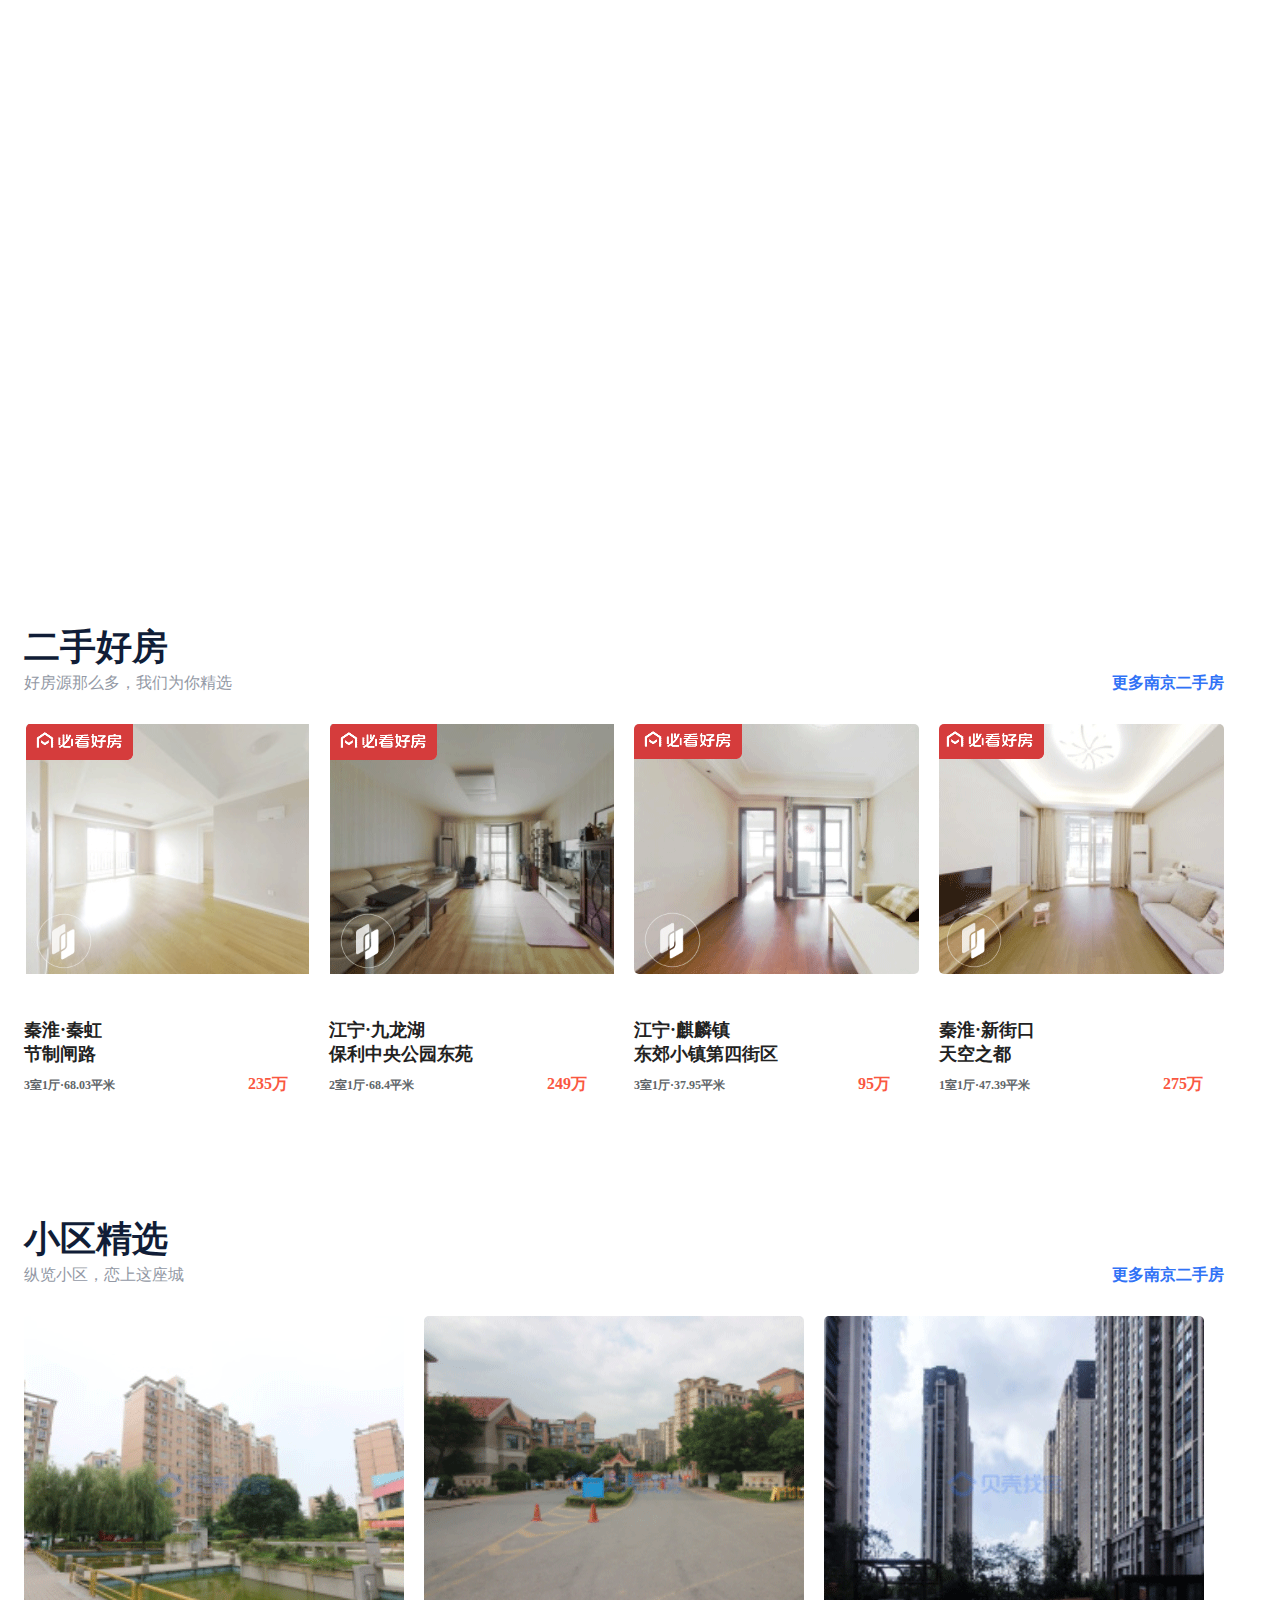
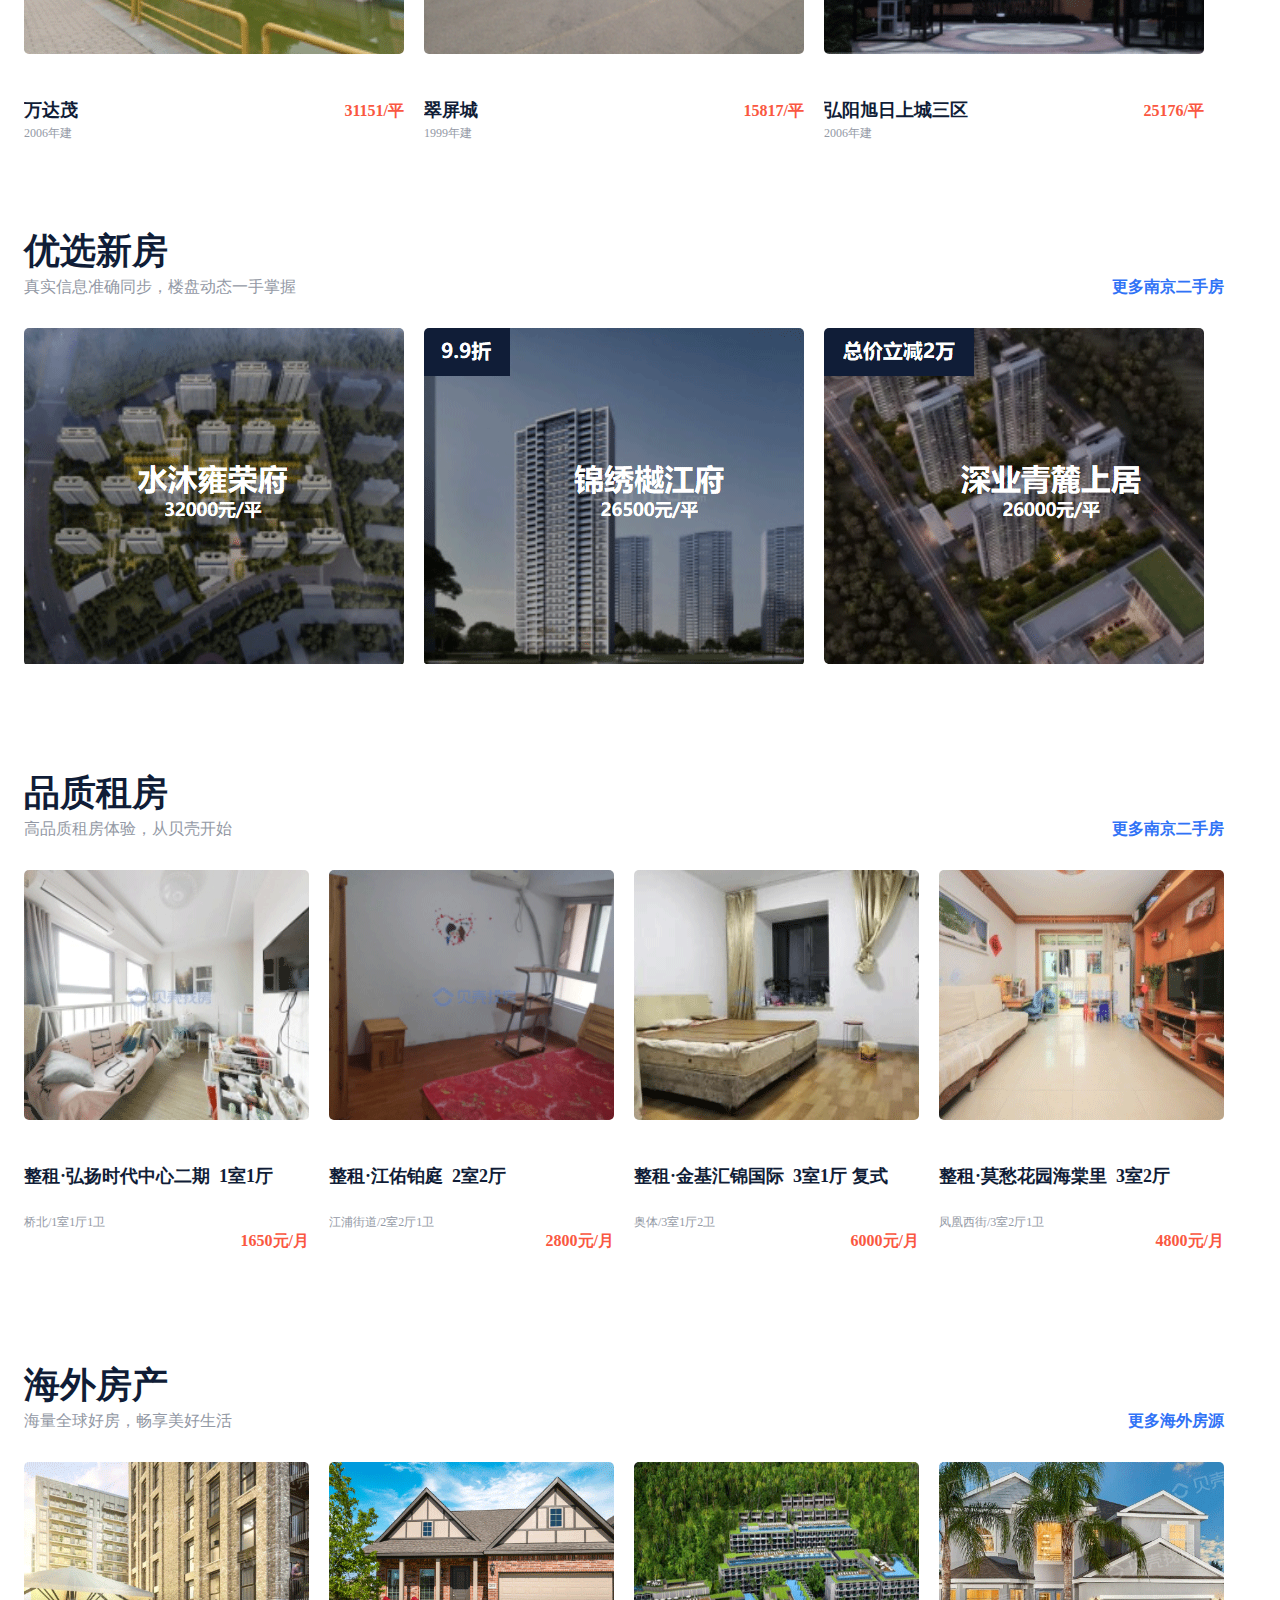
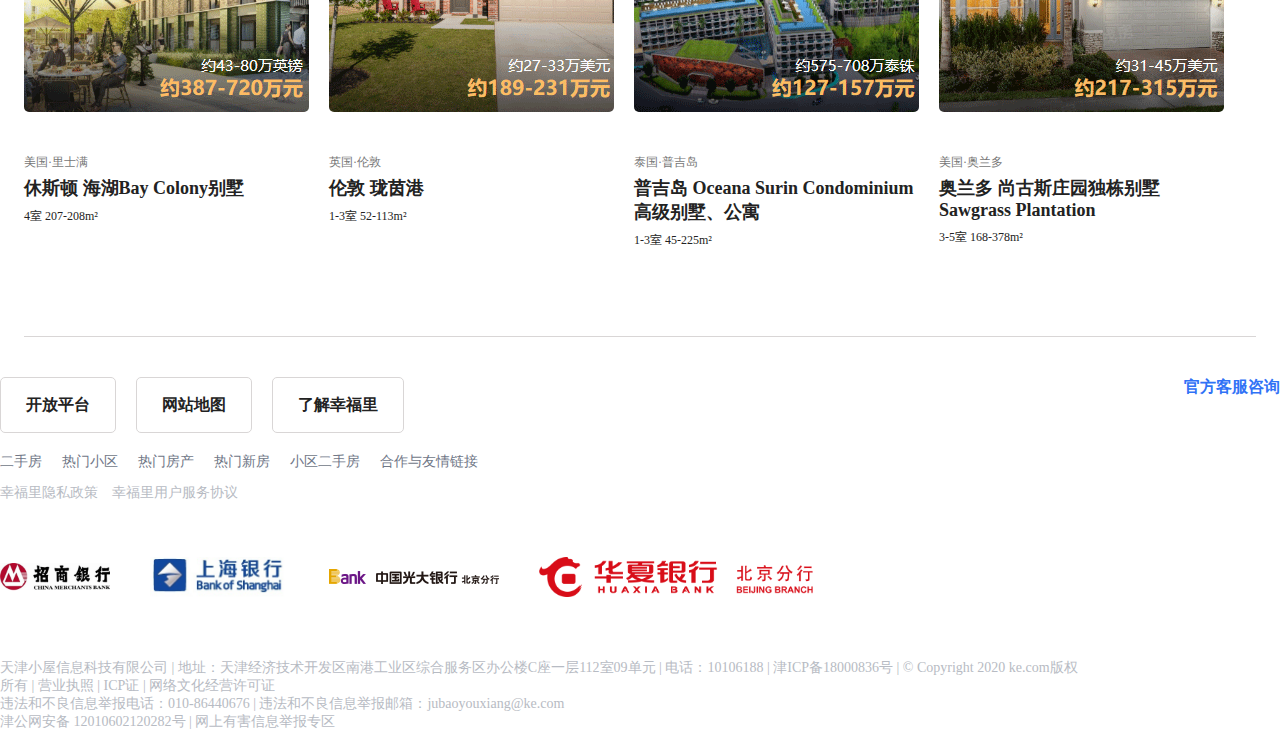
<file: index.html>
<!DOCTYPE html>
<html lang="en">
<head>
	<meta charset="UTF-8">
	<meta name="viewport"
		  content="width=device-width,initial-scale=1.0,maximum-scale=1.0,minimum-scale=1.0,user-scalable=no">
	<meta http-equiv="X-UA-Compatible" content="ie==edge">
	<title>南京房产网_南京二手房|租房|新房|房地产信息网【南京幸福里找房】</title>
	<link rel="stylesheet" href="css/main.css">
</head>
<body>
	<!-- 顶部导航 -->
	<div class="nav">
		<div class="header">
			<div></div>
			<div>
				<ul class="header-center">
					<li><a href="">二手房</a></li>
					<li><a href="">新房</a></li>
					<li><a href="">租房</a></li>
					<li><a href="">海外</a></li>
					<li><a href="">小区</a></li>
					<li><a href="">百科</a></li>
					<li>
						<a href="">我是业主</a>
						<ul>
							<li>发布房源</li>
							<li>房屋估价</li>
						</ul>
					</li>
					<li><a href="">下载APP</a></li>
				</ul>
			</div>
			<div class="header-right">
				<div></div>
				<div>登录 / 注册</div>
			</div>

		</div>
		<div class="wrapper">
			<div class="title">
				<div class="title_big">
					<p>省心挑好房，先上幸福里</p>
					<p class="small">
						轻松看 &nbsp&nbsp&nbsp|&nbsp&nbsp&nbsp放心选&nbsp&nbsp&nbsp|&nbsp&nbsp&nbsp买房就上幸福里
					</p>
				</div>
			</div>
		</div>
		<video muted autoplay="autoplay" loop="loop" class="video">
			<source src="https://sf3-ttcdn-tos.yangyi08.com/obj/ttfe/fproject/website/out_1577182578172.mp4">
		</video>
	</div>
	<!-- 顶部完成 -->
	<!-- 二手好房部分 -->
	<div class="content-1">
		<div class="wrapper">
			<div>二手好房</div>
			<p>
				好房源那么多，我们为你精选
				<a href="">更多南京二手房</a>
			</p>
			<div>
				<ul class="pic-1">
					<li>
						<div>
							<a href="./housing/FirstHousing.html">
							<img src="./images/二手好房1.png" alt="">
							</a>
						</div>
						<div class="detials-1">
							<p>秦淮·秦虹</p>
							<p>节制闸路</p>
							<div class="info-1">
								<span>3室1厅·68.03平米</span>
								<span>235万</span>
							</div>
						</div>
					</li>
					<li>
						<div>
							<a href="./housing/SecondHousing.html">
							<img src="./images/二手好房2.png" alt="">
							</a>
						</div>
						<div class="detials-1">
							<p>江宁·九龙湖</p>
							<p>保利中央公园东苑</p>
							<div class="info-1">
								<span>2室1厅·68.4平米</span>
								<span>249万</span>
							</div>
						</div>
					</li>
					<li>
						<div>
							<img src="./images/二手好房3.png" alt="">
						</div>
						<div class="detials-1">
							<p>江宁·麒麟镇</p>
							<p>东郊小镇第四街区</p>
							<div class="info-1">
								<span>3室1厅·37.95平米</span>
								<span>95万</span>
							</div>
						</div>
					</li>
					<li>
						<div>
							<img src="./images/二手好房4.png" alt="">
						</div>
						<div class="detials-1">
							<p>秦淮·新街口</p>
							<p>天空之都</p>
							<div class="info-1">
								<span>1室1厅·47.39平米</span>
								<span>275万</span>
							</div>
						</div>
					</li>
				</ul>
			</div>
		</div>
	</div>
	<!-- 二手好房部分结束 -->
	<!-- 小区精选部分 -->
	<div class="content-2">
		<div class="wrapper">
			<div>小区精选</div>
			<p>
				纵览小区，恋上这座城
				<a href="">更多南京二手房</a>
			</p>
			<div>
				<ul class="pic-2">
					<li>
						<div>
							<img src="./images/小区精选2.png" alt="">
						</div>
						<div class="detials-2">
							<span>万达茂</span>
							<span>31151/平</span>
						</div>
						<span>2006年建</span>
					</li>
					<li>
						<div>
							<img src="./images/小区精选1.png" alt="">
						</div>
						<div class="detials-2">
							<span>翠屏城</span>
							<span>15817/平</span>
						</div>
						<span>1999年建</span>
					</li>
					<li>
						<div>
							<img src="./images/小区精选3.png" alt="">
						</div>
						<div class="detials-2">
							<span>弘阳旭日上城三区</span>
							<span>25176/平</span>
						</div>
						<span>2006年建</span>
					</li>
				</ul>
			</div>

		</div>
	</div>
	<!-- 小区精选部分结束 -->
	<!-- 优选新房部分 -->
	<div class="content-3">
		<div class="wrapper">
			<div>优选新房</div>
			<p>
				真实信息准确同步，楼盘动态一手掌握
				<a href="">更多南京二手房</a>
			</p>
			<div>
				<ul class="pic-3">
					<li><img src="./images/优选新房1.png" alt=""></li>
					<li><img src="./images/优选新房2.png" alt=""></li>
					<li><img src="./images/优选新房3.png" alt=""></li>
				</ul>
			</div>

		</div>
	</div>
	<!-- 优选新房部分结束 -->
	<!-- 品质租房部分 -->
	<div class="content-4">
		<div class="wrapper">
			<div>品质租房</div>
			<p>
				高品质租房体验，从贝壳开始
				<a href="">更多南京二手房</a>
			</p>
			<div>
				<ul class="pic-4">
					<li>
						<div>
							<img src="./images/品质租房1.png" alt="">
						</div>
						<div class="detials-4">
							<p>整租·弘扬时代中心二期 &nbsp;1室1厅</p>
						</div>
						<div class="tips">
							<div>桥北/1室1厅1卫</div>
							<div>1650元/月</div>
						</div>
					</li>
					<li>
						<div>
							<img src="./images/品质租房3.png" alt="">
						</div>
						<div class="detials-4">
							<p>整租·江佑铂庭 &nbsp;2室2厅</p>
						</div>
						<div class="tips">
							<div>江浦街道/2室2厅1卫</div>
							<div>2800元/月</div>
						</div>
					</li>
					<li>
						<div>
							<img src="./images/品质租房2.png" alt="">
						</div>
						<div class="detials-4">
							<p>整租·金基汇锦国际 &nbsp;3室1厅 复式</p>
						</div>
						<div class="tips">
							<div>奥体/3室1厅2卫</div>
							<div>6000元/月</div>
						</div>
					</li>
					<li>
						<div>
							<img src="./images/品质租房4.png" alt="">
						</div>
						<div class="detials-4">
							<p>整租·莫愁花园海棠里 &nbsp;3室2厅</p>
						</div>
						<div class="tips">
							<div>凤凰西街/3室2厅1卫</div>
							<div>4800元/月</div>
						</div>
					</li>
				</ul>
			</div>
		</div>
	</div>
	<!-- 品质租房部分结束 -->
	<!-- 海外房产部分 -->
	<div class="content-5">
		<div class="wrapper">
			<div>海外房产</div>
			<p>
				海量全球好房，畅享美好生活
				<a href="">更多海外房源</a>
			</p>
			<div>
				<ul class="pic-5">
					<li>
						<div>
							<img src="./images/海外房产2.png" alt="">
						</div>
						<div>
							<p>美国·里士满</p>
							<p>休斯顿 海湖Bay Colony别墅</p>
							<p>4室 207-208m²</p>
						</div>
					</li>
					<li>
						<div>
							<img src="./images/海外房产1.png" alt="">
						</div>
						<div>
							<p>英国·伦敦</p>
							<p>伦敦 珑茵港</p>
							<p>1-3室 52-113m²</p>
						</div>
					</li>
					<li>
						<div>
							<img src="./images/海外房产3.png" alt="">
						</div>
						<div>
							<p>泰国·普吉岛</p>
							<p>普吉岛 Oceana Surin Condominium高级别墅、公寓</p>
							<p>1-3室 45-225m²</p>
						</div>
					</li>
					<li>
						<div>
							<img src="./images/海外房产4.png" alt="">
						</div>
						<div>
							<p>美国·奥兰多</p>
							<p>奥兰多 尚古斯庄园独栋别墅 Sawgrass Plantation</p>
							<p>3-5室 168-378m²</p>
						</div>
					</li>
				</ul>
			</div>
		</div>
	</div>
	<!-- 海外房产部分结束 -->
	<!-- 尾部 -->
	<div class="footer">
		<div class="wrapper">
			<div class="f-title">
				<div class="f1">
					<ul>
						<li><a href="">开放平台</a></li>
						<li><a href="">网站地图</a></li>
						<li><a href="">了解幸福里</a></li>
					</ul>
					<div><a href="" class="f2">官方客服咨询</a></div>
				</div>
			</div>
			<div class="f-content">
				<div class="tab">
					<span>二手房</span>
					<span>热门小区</span>
					<span>热门房产</span>
					<span>热门新房</span>
					<span>小区二手房</span>
					<span>合作与友情链接</span>

				</div>
				<div class="link">
					<a href="">幸福里隐私政策</a>
					<a href="">幸福里用户服务协议</a>
				</div>
			</div>
			<div class="f-logo">
				<ul>
					<li><img src="./images/zsyh.png" alt=""></li>
					<li><img src="./images/sh.jpg" alt=""></li>
					<li><img src="./images/gdyh.png" alt=""></li>
					<li><img src="./images/hx.png" alt=""></li>
				</ul>
			</div>
			<div class="f-image">
				<p>天津小屋信息科技有限公司 | 地址：天津经济技术开发区南港工业区综合服务区办公楼C座一层112室09单元 | 电话：10106188 | 津ICP备18000836号 | © Copyright 2020 ke.com版权</p>
				<p>所有 | 营业执照 | ICP证 | 网络文化经营许可证</p>
				<p>违法和不良信息举报电话：010-86440676 | 违法和不良信息举报邮箱：jubaoyouxiang@ke.com </p>
				<p>津公网安备 12010602120282号 | 网上有害信息举报专区</p>
			</div>
		</div>
	</div>
	<!-- 尾部结束 -->
</body>
</html>
</file>
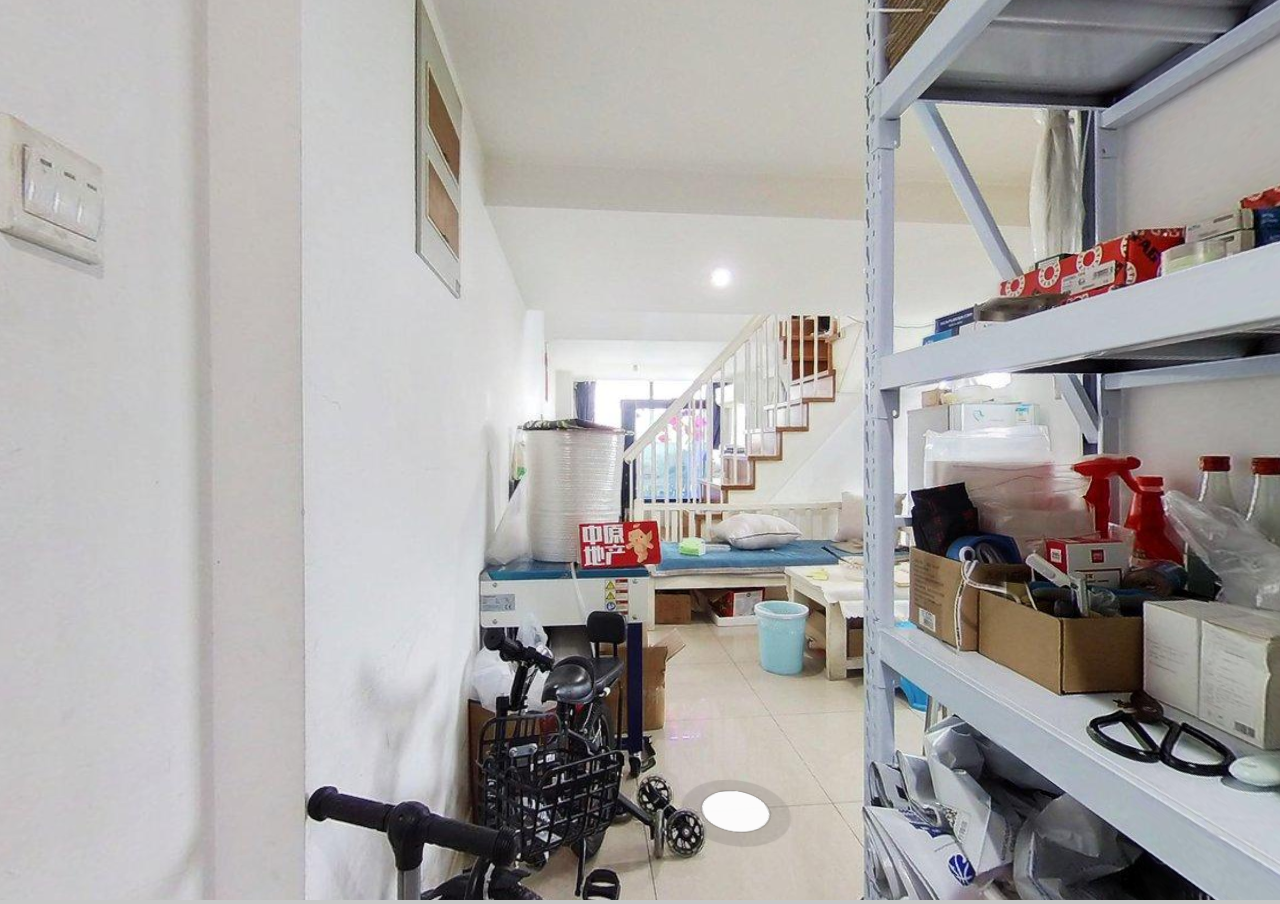
<file: housing/FirstHousing.html>
<!DOCTYPE html>
<html lang="en">

<head>
  <meta charset="UTF-8" />
  <title>FirstHousing</title>
  <meta charset="utf-8" />
  <meta name="viewport" content="width=device-width, user-scalable=no, minimum-scale=1.0, maximum-scale=1.0" />
  <script src="three_js/build/three.min.js"></script>
  <script src="three_js/tween.js"></script>

  <style>
    body {
      background-color: rgb(200, 200, 200);
      margin: 0px;
      overflow: hidden;
    }

    a {
      color: #ffffff;
    }
  </style>
</head>

<body>
  <div id="container"></div>
  <!-- 顶点着色器 -->
  <!-- position uv应该是three.js内部做的工作,也就是顶点位置，纹理坐标不需要使用者再去计算和定义了,three.js已经定义好了,可以直接拿来用
      包括projectionMatrix viewMatrix modelMatrix三个矩阵也是three.js内部帮忙做的工作,直接拿来用就行 -->
  <!-- three.js还帮助使用者省去了webgl创建顶点缓冲区,纹理图像缓冲区，配置纹理渲染方式,等等一系列繁琐的工作,只需通过ShaderMaterial的uniforms属性传递给three.js参数即可,其他工作three.js内部完成了 -->
  <!-- 使用ShaderMaterial的作用是为了得到一个材质,那么为什么还一定要写顶点着色器呢？写顶点着色器的目的是为了获取到和顶点位置相关的数据，一般的场景片元着色都和位置有着关联，除非是纯色且没有动态变化的场景。 -->
  <!-- 在一个html中，多个script间的变量在运行时是共享的，texture1 texture2与后面的代码产生联系 -->
  <script id="vertexShader" type="x-shader/x-vertex">
  // attribute vec3 position;
  // attribute vec3 color;
  // 系统自动声明顶点纹理坐标变量uv
  // attribute vec2 uv;
  // varying关键字声明一个变量表示顶点纹理坐标插值后的结果
  varying vec2 vUv;
  void main(){
  // 顶点纹理坐标uv数据进行插值计算
  vUv = uv;
  // 投影矩阵projectionMatrix、视图矩阵viewMatrix、模型矩阵modelMatrix
  gl_Position = projectionMatrix*viewMatrix*modelMatrix*vec4( position, 1.0 );
  }
  </script>
  <!-- 片元着色器 -->
  <script id="fragmentShader" type="x-shader/x-fragment">
      // 声明一个纹理对象变量
      uniform sampler2D texture1;
      uniform sampler2D texture2;
      uniform float time;
      // 顶点片元化后有多少个片元就有多少个纹理坐标数据 vUv
      varying vec2 vUv;
      void main() {
          // webgl内置函数texture2D通过纹理坐标vUv获得贴图texture的像素值
          // webgl内置函数 mix(m,n,k)	线性插值计算,插值区间[m,n],插值系数k，插值计算公式：m(1-k)+nk；插值系数time是一个uniform变量，在下面有赋值
          gl_FragColor = mix(texture2D( texture1, vUv ),texture2D( texture2, vUv ), time);
       }
  </script>
  <script>
    var camera,
      scene,
      renderer,
      mesh_living,
      mesh_circle,
      mesh_center,
      geometry_living,
      geometry_circle,
      geometry_center;
    var isUserInteracting = false, //用户是否交互
      onPointerDownPointerX = 0,
      onPointerDownPointerY = 0, //鼠标点击的位置
      lon = 90,
      onPointerDownLon = 0, //经度
      lat = 0,
      onPointerDownLat = 0, //维度
      phi = 0,
      theta = 0, //计算相机的位置
      target = new THREE.Vector3(); //三维向量
    var materialArray = []; //定义盒子的材质，采用自定义着色器
    var texturesArray = [];
    texturesArray.push(
      new THREE.TextureLoader().load("picture/FirstHousing/door/right.jpeg")
    );
    texturesArray.push(
      new THREE.TextureLoader().load("picture/FirstHousing/door/left.jpeg")
    );
    texturesArray.push(
      new THREE.TextureLoader().load("picture/FirstHousing/door/top.jpeg")
    );
    texturesArray.push(
      new THREE.TextureLoader().load("picture/FirstHousing/door/bottom.jpeg")
    );
    texturesArray.push(
      new THREE.TextureLoader().load("picture/FirstHousing/door/front.jpeg")
    );
    texturesArray.push(
      new THREE.TextureLoader().load("picture/FirstHousing/door/back.jpeg")
    );
    texturesArray.push(
      new THREE.TextureLoader().load(
        "picture/FirstHousing/living-room/right.jpeg"
      )
    );
    texturesArray.push(
      new THREE.TextureLoader().load(
        "picture/FirstHousing/living-room/left.jpeg"
      )
    );
    texturesArray.push(
      new THREE.TextureLoader().load(
        "picture/FirstHousing/living-room/top.jpeg"
      )
    );
    texturesArray.push(
      new THREE.TextureLoader().load(
        "picture/FirstHousing/living-room/bottom.jpeg"
      )
    );
    texturesArray.push(
      new THREE.TextureLoader().load(
        "picture/FirstHousing/living-room/front.jpeg"
      )
    );
    texturesArray.push(
      new THREE.TextureLoader().load(
        "picture/FirstHousing/living-room/back.jpeg"
      )
    );

    //初始化函数
    function init() {
      var container; //初始化操作
      container = document.getElementById("container");
      camera = new THREE.PerspectiveCamera(
        75,
        window.innerWidth / window.innerHeight,
        0.01,
        10000
      ); //相机初始位置
      camera.position.set(0, 0, 0);

      scene = new THREE.Scene();

      //定义盒子模型的骨架
      geometry_living = new THREE.BoxBufferGeometry(100, 100, 100); //设置正方体和骨架分段数
      //定义行走点的骨架
      geometry_circle = new THREE.CircleGeometry(4, 20, 0, 2 * Math.PI);

      geometry_center = new THREE.CircleGeometry(12, 40, 0, 2 * Math.PI);
      //随机挑选一个面翻转扩大，使得贴图能够正常渲染
      geometry_living.scale(-1, 1, 1);
      geometry_circle.scale(-1, 1, 1);
      geometry_center.scale(-1, 1, 1);

      //渲染六个面
      console.log(document.time);
      document.time = 0;
      console.log(document.time);
      for (let i = 0; i < 6; i++) {
        materialArray.push(
          new THREE.ShaderMaterial({
            uniforms: {
              // texture1 texture2名字是和上面的fragmentShader语句相对应的；
              // three.js中是要求值必须是glsl中的类型，没有要求key的值必须是什么，可以随便
              texture1: {
                value: texturesArray[i],
              },
              //用于渐变的纹理
              texture2: {
                value: texturesArray[6 + i],
              },
              // 这里的time就是fragmentShader中定义的uniform变量time；three.js中就是可以这样那种着色器中的变量，和webgl不同
              time: {
                value: document.time,
              },
            },
            // 顶点着色器  script标签也可以用id获取到
            vertexShader: document.getElementById("vertexShader").textContent,
            // 片元着色器
            fragmentShader:
              document.getElementById("fragmentShader").textContent,
            side: THREE.DoubleSide, // 这里FrontSide也是可以的，因为上面的scale(-1,1,1),已经把面反转过来了，现在正面朝里；属性在material中
          })
        );
      }

      //定义盒子的网格
      mesh_living = new THREE.Mesh(geometry_living, materialArray); //为骨架贴上贴图

      mesh_living.position.set(0, 0, 0);
      console.log(mesh_living);
      // 生成地面白点物体
      mesh_circle = new THREE.Mesh(
        geometry_circle,
        // 定义白点的材质  MeshBasicMaterial材质不受关照影响
        new THREE.MeshBasicMaterial({
          map: new THREE.TextureLoader().load("picture/hotpot.png"), // map属性为颜色贴图
          transparent: true,
        })
      );
      mesh_circle.rotation.x = Math.PI / 2;
      mesh_circle.position.set(-10, -25, 40);
      // 生成门口地面带方位的白色物体
      mesh_center = new THREE.Mesh(
        geometry_center,
        new THREE.MeshBasicMaterial({
          map: new THREE.TextureLoader().load("picture/center.png"),
          transparent: true,
          opacity: 0.4,
        })
      );
      mesh_center.rotation.x = Math.PI / 2;
      mesh_center.rotation.z = Math.PI;
      mesh_center.position.set(
        camera.position.x,
        camera.position.y - 20,
        camera.position.z
      );
      scene.add(mesh_living);

      scene.add(mesh_circle);

      scene.add(mesh_center);

      // scene.add(new THREE.CameraHelper(camera)) // 添加辅助相机
      const axes = new THREE.AxesHelper(200);
      scene.add(axes);

      //定义渲染器
      renderer = new THREE.WebGLRenderer({
        antialias: true, // 是否执行抗锯齿。默认为false.
      });
      renderer.setClearColor(0xffffff, 1);
      renderer.setPixelRatio(window.devicePixelRatio); // 设置设备像素比。通常用于避免HiDPI设备上绘图模糊
      renderer.setSize(window.innerWidth, window.innerHeight); //设置渲染区域尺寸
      container.appendChild(renderer.domElement); //body元素中插入canvas对象

      document.addEventListener("click", mouseClickEvent, false);
      document.addEventListener("mousedown", mouseMoveEvent, false);
      //添加电脑事件
      document.addEventListener("mousedown", onDocumentMouseDown, false);
      document.addEventListener("mousemove", onDocumentMouseMove, false);
      document.addEventListener("mouseup", onDocumentMouseUp, false);
      document.addEventListener("wheel", onDocumentMouseWheel, false);
      //添加手机事件
      document.addEventListener("touchstart", onDocumentTouchStart, {
        passive: false,
      });
      document.addEventListener("touchmove", onDocumentTouchMove, {
        passive: false,
      });
      document.addEventListener("touchend", onDocumentTouchEnd, {
        passive: false,
      });
      document.addEventListener("touchstart", mouseMoveEvent, {
        passive: false,
      });
      document.addEventListener("touchstart", mouseClickEvent, {
        passive: false,
      });
      //刷新按钮，页面重置后的事件
      window.addEventListener("resize", onWindowResize, false);

      // container.addEventListener('click', mouseClickEvent, false);
      // container.addEventListener('mousemove', mouseMoveEvent, false);
      // //添加电脑事件
      // document.addEventListener('mousedown',onDocumentMouseDown,false);
      // document.addEventListener('mousemove',onDocumentMouseMove,false);
      // document.addEventListener('mouseup',onDocumentMouseUp,false);
      // document.addEventListener('wheel',onDocumentMouseWheel,false);
      // //添加手机事件
      // document.addEventListener('touchstart',onDocumentTouchStart,{passive:false});
      // document.addEventListener('touchmove',onDocumentTouchMove,{passive:false});
      // document.addEventListener('touchstart',mouseMoveEvent,{passive:false});
      // document.addEventListener('touchstart',mouseClickEvent,{passive:false});
      // //刷新按钮，页面重置后的事件
      // window.addEventListener('resize',onWindowResize,false);
    }

    var mouse = new THREE.Vector2();
    function mouseMoveEvent(event) {
      if (event.touches) {
        mouse.width =
          (event.touches[0].pageX / container.clientWidth) * 2 - 1;
        mouse.height =
          -(event.touches[0].pageY / container.clientHeight) * 2 + 1;
      } else {
        // clientX 事件属性返回当事件被触发时鼠标指针相对于浏览器页面（或客户区）的水平坐标。
        mouse.width = (event.clientX / container.clientWidth) * 2 - 1;
        mouse.height = -(event.clientY / container.clientHeight) * 2 + 1;
      }
    }
    function mouseClickEvent(event) {
      event.preventDefault();
      // 射线捕捉
      let raycaster = new THREE.Raycaster();
      raycaster.setFromCamera(mouse, camera); // 使用一个新的原点和方向来更新射线。从相机的位置看向鼠标的位置
      let intersects = raycaster.intersectObjects([mesh_circle]); // 检测所有在射线与物体之间，包括或不包括后代的相交部分。返回结果时，相交部分将按距离进行排序，最近的位于第一个。这里是判断有没有与地面上的白色圆圈有没有相交
      let move_begin = {
        mix: 0,
        s_x: 1.5,
        s_y: 1.5,
        s_z: 3,
      };
      let move_end = {
        mix: 1,
        s_x: 1,
        s_y: 1,
        s_z: 1,
      };
      // 判断有没有相交的物体
      if (intersects.length > 0) {
        // 相交的物体位于Z轴的哪一侧
        if (mesh_circle.position.z > 0) {
          // 地面上用于移动的白点就两个位置，门口和室内两个位置
          mesh_circle.position.set(-10, -25, -40);
          move_begin.mix = 0;
          move_end.mix = 1;
          ChangeScene(move_begin, move_end);
        } else if (mesh_circle.position.z < 0) {
          mesh_circle.position.set(-10, -25, 40);
          move_begin.mix = 1;
          move_end.mix = 0;
          ChangeScene(move_begin, move_end);
        }
      }
      setTimeout(function () {
        isUserInteracting = false;
        console.log("我执行了！");
      }, 1000);
    }

    //切换函数
    function ChangeScene(move_begin, move_end) {
      // 物体mesh上面没有scale方法，用的是Object3D上的scale属性所以后面加上set用于设置
      mesh_living.scale.set(1.5, 1.5, 3);

      // new TWEEN.Tween()可以接收一个对象作为参数
      let tween = new TWEEN.Tween(move_begin)
        // to()表示从move_begin状态到move_end需要1000毫秒
        .to(move_end, 1000)
        // easing缓动函数，Out表示最开始加速，最后放缓
        .easing(TWEEN.Easing.Quadratic.Out)
        // onUpdate 每次补间更新时执行
        .onUpdate(function () {
          console.log("onUpdate补间执行几次"); // 从打印的结果看，应该是每1毫秒执行一次动画渲染
          isUserInteracting = true; // 用户是否交互
          // 房间缩放到move_begin状态
          mesh_living.scale.set(
            move_begin.s_x,
            move_begin.s_y,
            move_begin.s_z
          );
          // 时间置到move_begin.mix值
          document.time = move_begin.mix;
          if (document.time < 1) {
            console.log("document.time:" + document.time);
            // 1000毫秒等于1秒，小于1代表动画还没有执行完成
            for (let i = 0; i < 6; i++) {
              // materialArray盒子的材质
              // uniform中的time变化时，会引起three.js着色器的重新渲染，一般自定义着色器且需要动画时会用到time
              materialArray[i].uniforms.time.value = document.time;
            }
          } else {
            isUserInteracting = false;
            // 让带方位的圆盘跟着过来
            mesh_center.position.set(
              camera.position.x,
              camera.position.y - 20,
              camera.position.z
            );
            console.log("动画执行完毕！");
          }
        })
        // start表示启动
        .start();
    }
    // 刷新时执行
    function onWindowResize() {
      // 摄像机视椎体长宽比
      camera.aspect = window.innerWidth / window.innerHeight;
      // 更新摄像机投影矩阵。在任何参数被改变以后必须被调用。
      camera.updateProjectionMatrix();
      renderer.setSize(window.innerWidth, window.innerHeight);
    }

    function onDocumentMouseDown(event) {
      event.preventDefault();
      isUserInteracting = true;
      // 鼠标点击位置
      onPointerDownPointerX = event.clientX;
      onPointerDownPointerY = event.clientY;
      // 经度，纬度
      onPointerDownLon = lon;
      onPointerDownLat = lat;
    }
    function onDocumentMouseMove(event) {
      if (isUserInteracting === true) {
        lon =
          (onPointerDownPointerX - event.clientX) * 0.1 + onPointerDownLon;
        lat =
          (event.clientY - onPointerDownPointerY) * 0.1 + onPointerDownLat;
        console.log(onPointerDownLon);
        console.log(onPointerDownPointerX - event.clientX);
        console.log(lon);
      }
    }
    function onDocumentMouseUp(event) {
      isUserInteracting = false;
    }
    function onDocumentMouseWheel(event) {
      var fov = camera.fov + event.deltaY * 0.05;
      // 摄像机视锥体垂直视野角度，从视图的底部到顶部，以角度来表示。默认值是50。
      camera.fov = THREE.Math.clamp(fov, 10, 75);

      camera.updateProjectionMatrix();
    }
    function onDocumentTouchStart(event) {
      if (event.touches.length == 1) {
        isUserInteracting = true;
        event.preventDefault();

        onPointerDownPointerX = event.touches[0].pageX;
        onPointerDownPointerY = event.touches[0].pageY;

        onPointerDownLon = lon;
        onPointerDownLat = lat;
      }
    }
    function onDocumentTouchEnd(event) {
      isUserInteracting = false;
    }
    function onDocumentTouchMove(event) {
      if (event.touches.length == 1) {
        event.preventDefault();

        lon =
          (onPointerDownPointerX - event.touches[0].pageX) * 0.1 +
          onPointerDownLon;
        lat =
          (event.touches[0].pageY - onPointerDownPointerY) * 0.1 +
          onPointerDownLat;
      }
    }
    function animate() {
      requestAnimationFrame(animate);
      update();
      TWEEN.update();
    }
    function update() {
      if (isUserInteracting === false) {
        lon += 0.1;
      }
      /* 旋转的实现：利用角度求的球面坐标；角度就是用的鼠标移动的距离，然后乘0.1可以利用乘的系数控制精度。没必要追求一定是某个数学意义上的角度，距离在变化，那么距离就是一个变量，就能实现动起来，而且弧度本来就是一个实数 */
      lat = Math.max(-45, Math.min(85, lat));
      phi = THREE.Math.degToRad(90 - lat);
      //degToRad 将度转化为弧度。lon:经度
      theta = THREE.Math.degToRad(lon);

      // 利用的是一个球，经度纬度来确定点，camera.lookAt()只是确定相机朝向，这个点远近没有影响
      target.x = 500 * Math.sin(phi) * Math.cos(theta);
      // 因为上面有一个90-lat所以这里用的是cos
      target.y = 500 * Math.cos(phi);
      target.z = 500 * Math.sin(phi) * Math.sin(theta);

      camera.lookAt(target);

      renderer.render(scene, camera);
    }
    init();
    animate();
  </script>
</body>

</html>
</file>
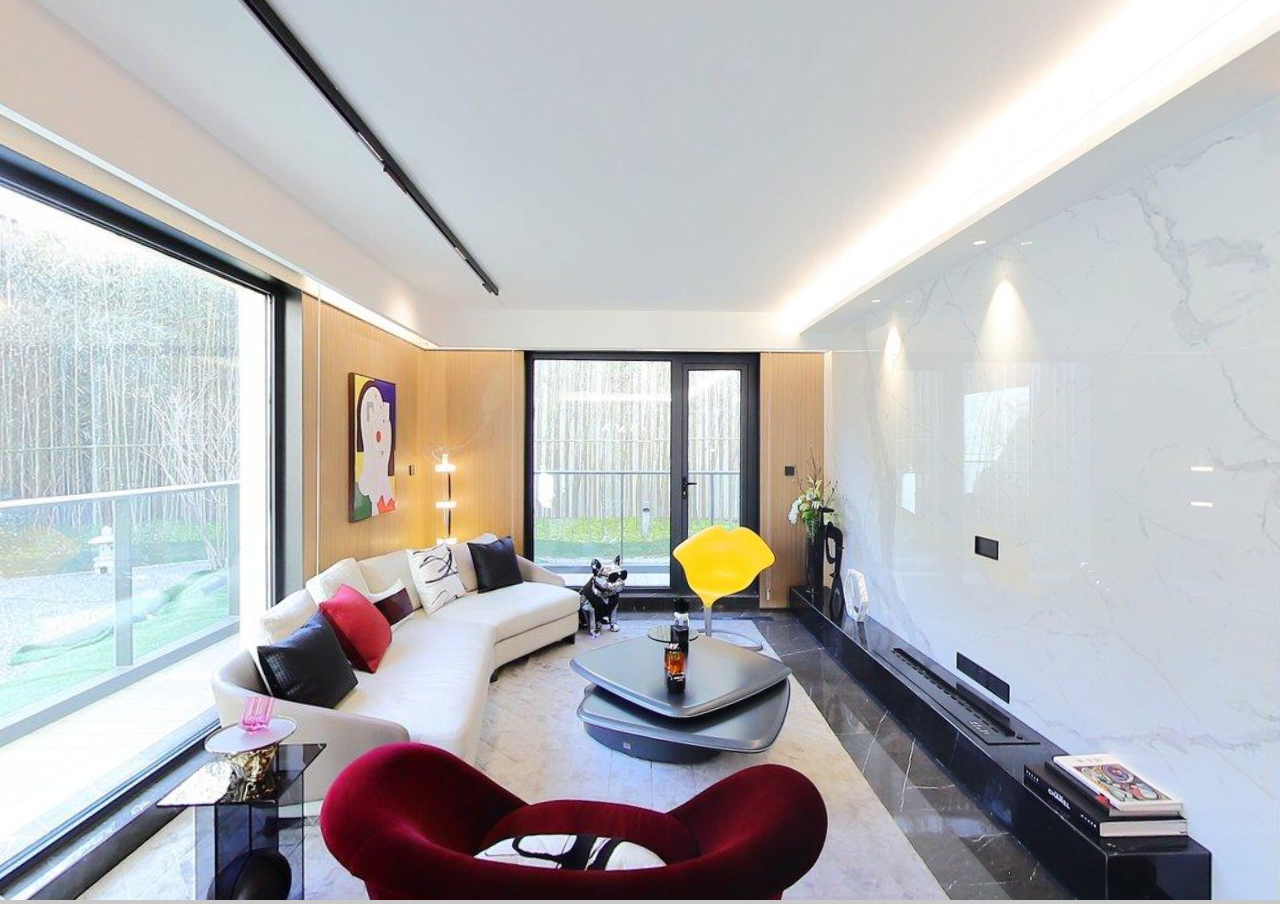
<file: housing/SecondHousing.html>
<!DOCTYPE html>
<html lang="en">
<head>
    <meta charset="UTF-8">
    <title>SecondHousing</title>
    <meta charset="utf-8">
    <meta name="viewport" content="width=device-width, user-scalable=no, minimum-scale=1.0, maximum-scale=1.0">
    <script src="three_js/build/three.min.js"></script>
    <script src="three_js/tween.js"></script>

    <style>
        body {
            background-color: rgb(200,200,200);
            margin: 0px;
            overflow: hidden;
        }


        a {
            color: #ffffff;
        }
    </style>
</head>
<body>
<div id="container">

</div>
<script id="vertexShader" type="x-shader/x-vertex">
        // attribute vec3 position;
        // attribute vec3 color;
        // 系统自动声明顶点纹理坐标变量uv
        // attribute vec2 uv;
        // varying关键字声明一个变量表示顶点纹理坐标插值后的结果
        varying vec2 vUv;
        void main(){
            // 顶点纹理坐标uv数据进行插值计算
            vUv = uv;
            // 投影矩阵projectionMatrix、视图矩阵viewMatrix、模型矩阵modelMatrix
            gl_Position = projectionMatrix*viewMatrix*modelMatrix*vec4( position, 1.0 );
        }
    </script>
<!-- 片元着色器 -->
<script id="fragmentShader" type="x-shader/x-fragment">
        // 声明一个纹理对象变量
        uniform sampler2D texture1;
        uniform sampler2D texture2;
        uniform float time;
        // 顶点片元化后有多少个片元就有多少个纹理坐标数据 vUv
        varying vec2 vUv;
        void main() {
            //内置函数texture2D通过纹理坐标vUv获得贴图texture的像素值
            gl_FragColor = mix(texture2D( texture1, vUv ),texture2D( texture2, vUv ), time);
         }
    </script>
<script>

    var camera,scene,renderer,mesh_living,mesh_circle, mesh_center,geometry_living,geometry_circle,geometry_center;
    var isUserInteracting=false,//用户是否交互
        onPointerDownPointerX = 0, onPointerDownPointerY = 0,//鼠标点击的位置
        lon = 90, onPointerDownLon = 0,//经度
        lat = 0,onPointerDownLat = 0,//维度
        phi = 0, theta = 0,//计算相机的位置
        target =  new THREE.Vector3();//三维向量
        var materialArray = [];
    //定义盒子的材质，采用自定义着色器
    var texturesArray = [];
    texturesArray.push(new THREE.TextureLoader().load('picture/SecondHousing/living-room/right.jpeg'));
    texturesArray.push(new THREE.TextureLoader().load('picture/SecondHousing/living-room/left.jpeg'));
    texturesArray.push(new THREE.TextureLoader().load('picture/SecondHousing/living-room/top.jpeg'));
    texturesArray.push(new THREE.TextureLoader().load('picture/SecondHousing/living-room/bottom.jpeg'));
    texturesArray.push(new THREE.TextureLoader().load('picture/SecondHousing/living-room/front.jpeg'));
    texturesArray.push(new THREE.TextureLoader().load('picture/SecondHousing/living-room/back.jpeg'));
    texturesArray.push(new THREE.TextureLoader().load('picture/SecondHousing/study/right.jpeg'));
    texturesArray.push(new THREE.TextureLoader().load('picture/SecondHousing/study/left.jpeg'));
    texturesArray.push(new THREE.TextureLoader().load('picture/SecondHousing/study/top.jpeg'));
    texturesArray.push(new THREE.TextureLoader().load('picture/SecondHousing/study/bottom.jpeg'));
    texturesArray.push(new THREE.TextureLoader().load('picture/SecondHousing/study/front.jpeg'));
    texturesArray.push(new THREE.TextureLoader().load('picture/SecondHousing/study/back.jpeg'));


    //初始化函数
    function init(){
        var container;//初始化操作
        container = document.getElementById('container');
        camera = new THREE.PerspectiveCamera(75,window.innerWidth/window.innerHeight,0.01,10000);//相机初试位置
        camera.position.set(0,0,0);

        scene = new THREE.Scene();

        //定义盒子模型的骨架
        geometry_living = new THREE.BoxBufferGeometry(100,100,100);//设置正方体和骨架分段数
        //定义行走点的骨架
        geometry_circle = new THREE.CircleGeometry(4,20,0,2 * Math.PI);

        geometry_center = new THREE.CircleGeometry(12,40,0,2 * Math.PI);
        //随机挑选一个面翻转扩大，使得贴图能够正常渲染
        geometry_living.scale(-1,1,1);
        geometry_circle.scale(-1,1,1);
        geometry_center.scale(-1,1,1);



        //渲染六个面
        document.time= 0;
        for(let i = 0; i < 6; i++) {
            materialArray.push(new THREE.ShaderMaterial({
                uniforms: {
                    texture1: {
                        value: texturesArray[i]
                    },
                    //用于渐变的纹理
                    texture2: {
                        value: texturesArray[6 + i]
                    },
                    time: {
                        value: document.time
                    }
                },
                // 顶点着色器
                vertexShader: document.getElementById('vertexShader').textContent,
                // 片元着色器
                fragmentShader: document.getElementById('fragmentShader').textContent,
                side: THREE.DoubleSide
            }))
        }

        //定义盒子的网格
        mesh_living = new THREE.Mesh(geometry_living,materialArray);//为骨架贴上贴图

        mesh_living.position.set(0,0,0);

        //定义白点的材质
        mesh_circle = new THREE.Mesh(geometry_circle,
            new THREE.MeshBasicMaterial({
                map:new THREE.TextureLoader().load( 'picture/hotpot.png'),
                transparent : true,

            } ) );
        mesh_circle.rotation.x = Math.PI/2;
        mesh_circle.position.set(-40,-40,-45);

        mesh_center = new THREE.Mesh(geometry_center,
            new THREE.MeshBasicMaterial({
                map:new THREE.TextureLoader().load( 'picture/center.png'),
                transparent : true,
                opacity:.4,

            } ) );
        mesh_center.rotation.x = Math.PI/2;
        mesh_center.rotation.z = Math.PI;
        mesh_center.position.set(camera.position.x,camera.position.y-20,camera.position.z);
        scene.add(mesh_living)

        scene.add(mesh_circle);

        scene.add(mesh_center);

        //定义渲染器
        renderer = new THREE.WebGLRenderer({
            antialias: true
        });
        renderer.setClearColor(0xffffff, 1);
        renderer.setPixelRatio(window.devicePixelRatio);
        renderer.setSize(window.innerWidth, window.innerHeight); //设置渲染区域尺寸
        container.appendChild(renderer.domElement); //body元素中插入canvas对象



        document.addEventListener('click', mouseClickEvent, false);
        document.addEventListener('mousedown', mouseMoveEvent, false);
        //添加电脑事件
        document.addEventListener('mousedown',onDocumentMouseDown,false);
        document.addEventListener('mousemove',onDocumentMouseMove,false);
        document.addEventListener('mouseup',onDocumentMouseUp,false);
        document.addEventListener('wheel',onDocumentMouseWheel,false);
        //添加手机事件
        document.addEventListener('touchstart',onDocumentTouchStart,{passive:false});
        document.addEventListener('touchmove',onDocumentTouchMove,{passive:false});
        document.addEventListener('touchend',onDocumentTouchEnd,{passive:false});
        document.addEventListener('touchstart',mouseMoveEvent,{passive:false});
        document.addEventListener('touchstart',mouseClickEvent,{passive:false});
        //刷新按钮，页面重置后的事件
        window.addEventListener('resize',onWindowResize,false);



        // container.addEventListener('click', mouseClickEvent, false);
        // container.addEventListener('mousemove', mouseMoveEvent, false);
        // //添加电脑事件
        // document.addEventListener('mousedown',onDocumentMouseDown,false);
        // document.addEventListener('mousemove',onDocumentMouseMove,false);
        // document.addEventListener('mouseup',onDocumentMouseUp,false);
        // document.addEventListener('wheel',onDocumentMouseWheel,false);
        // //添加手机事件
        // document.addEventListener('touchstart',onDocumentTouchStart,{passive:false});
        // document.addEventListener('touchmove',onDocumentTouchMove,{passive:false});
        // document.addEventListener('touchstart',mouseMoveEvent,{passive:false});
        // document.addEventListener('touchstart',mouseClickEvent,{passive:false});
        // //刷新按钮，页面重置后的事件
        // window.addEventListener('resize',onWindowResize,false);
    }

    let mouse = new THREE.Vector2();
    function mouseMoveEvent(event) {
        if (event.touches) {
            mouse.width = (event.touches[0].pageX/container.clientWidth)*2-1;
            mouse.height = -(event.touches[0].pageY/container.clientHeight)*2+1;
        } else {
            mouse.width = (event.clientX / container.clientWidth) * 2 - 1;
            mouse.height = - (event.clientY / container.clientHeight) * 2 + 1;
        }

    }
    function mouseClickEvent(event) {
        event.preventDefault();
        // 射线捕捉
        let raycaster = new THREE.Raycaster();
        raycaster.setFromCamera(mouse, camera);
        let intersects = raycaster.intersectObjects([mesh_circle]);
        let move_begin = {
            mix: 0, s_x: 1.5, s_y: 1.5, s_z: 3
        };
        let move_end = {
            mix: 1, s_x: 1, s_y: 1, s_z: 1
        }
        if (intersects.length > 0) {

            if (mesh_circle.position.x == -20) {
                mesh_circle.position.set(-40,-40,-45);

                move_begin.mix = 1;
                move_end.mix = 0;
                ChangeScene(move_begin, move_end);
                camera.lookAt(-20,-40,45);

            } else if (mesh_circle.position.x == -40) {
                mesh_circle.position.set(-20,-40,-45);

                move_begin.mix = 0;
                move_end.mix = 1;
                ChangeScene(move_begin, move_end);
                camera.lookAt(-20,-40,45);
            }
        }
        setTimeout(function () {
            isUserInteracting = false;

        }, 1000);
    }


    //切换函数
    function ChangeScene(move_begin, move_end) {
        mesh_living.scale.set(1.5, 1.5, 3);
        let tween = new TWEEN.Tween(move_begin)
            .to(move_end, 1000)
            .easing(TWEEN.Easing.Quadratic.Out)
            .onUpdate(function () {
                isUserInteracting = true;
                mesh_living.scale.set(move_begin.s_x, move_begin.s_y, move_begin.s_z);
                document.time = move_begin.mix;
                camera.lookAt(-20,-40,-45);
                if (document.time < 1) {
                    for (let i = 0; i < 6; i++) {
                        materialArray[i].uniforms.time.value = document.time;
                    }
                } else {
                    isUserInteracting = false;
                    mesh_center.position.set(camera.position.x, camera.position.y - 20, camera.position.z);
                    console.log('动画执行完毕！');
                    camera.position.set(0,0,0);
                    camera.lookAt(-20,-40,45);
                }

            })
            .start();


    }
    function onWindowResize(){
        camera.aspect = window.innerWidth/window.innerHeight;
        camera.updateProjectionMatrix();
        renderer.setSize(window.innerWidth,window.innerHeight);
    }

    function onDocumentMouseDown(event){

        event.preventDefault();
        isUserInteracting = true;
        onPointerDownPointerX = event.clientX;
        onPointerDownPointerY = event.clientY;

        onPointerDownLon = lon;
        onPointerDownLat = lat;

    }
    function onDocumentMouseMove(event) {
        if ( isUserInteracting ===true){

                lon = ( onPointerDownPointerX - event.clientX ) * 0.1 + onPointerDownLon;
                lat = ( event.clientY - onPointerDownPointerY ) * 0.1 + onPointerDownLat;


        }

    }
    function onDocumentMouseUp( event ) {

        isUserInteracting = false;

    }
    function onDocumentMouseWheel( event ) {

        var fov = camera.fov + event.deltaY * 0.05;

        camera.fov = THREE.Math.clamp( fov, 10, 75 );

        camera.updateProjectionMatrix();

    }
    function onDocumentTouchStart( event ) {

        if ( event.touches.length == 1 ) {
            isUserInteracting = true;
            event.preventDefault();

            onPointerDownPointerX = event.touches[ 0 ].pageX;
            onPointerDownPointerY = event.touches[ 0 ].pageY;

            onPointerDownLon = lon;
            onPointerDownLat = lat;

        }

    }
    function onDocumentTouchEnd( event ) {
        isUserInteracting = false;
    }
    function onDocumentTouchMove( event ) {

        if ( event.touches.length == 1 ) {

            event.preventDefault();

            lon = ( onPointerDownPointerX - event.touches[0].pageX ) * 0.1 + onPointerDownLon;
            lat = ( event.touches[0].pageY - onPointerDownPointerY ) * 0.1 + onPointerDownLat;

        }

    }
    function animate() {

        requestAnimationFrame( animate );
        update();
        TWEEN.update();


    }
    function update() {

        if ( isUserInteracting === false ) {

            lon += 0.1;

        }

        lat = Math.max( - 45, Math.min( 85, lat ) );
        phi = THREE.Math.degToRad( 90 - lat );
        theta = THREE.Math.degToRad( lon );

        target.x = 500 * Math.sin( phi ) * Math.cos( theta );
        target.y = 500 * Math.cos( phi );
        target.z = 500 * Math.sin( phi ) * Math.sin( theta );

        camera.lookAt( target );

        renderer.render( scene, camera );


    }
    init();
    animate();
</script>
</body>
</html>
</file>
<file: css/main.css>
html{
    font:normal 16px '微软雅黑','Microsoft YaHei',serif;
}
*{
    margin:0;
    padding: 0;
}
ul{
    list-style: none;
}
a{
    text-decoration: none;
    color: #fff;
}
body{
    /*overflow-x: hidden;*/
}
html,body,.nav{
    width: 100%;
    height: 100%;
}
li{
    cursor: pointer;
}
/*下方页面整体居中用到wrapper，注意不要污染到wrapper*/

/*顶部导航*/
.nav{
    padding-top:1em;
    height: 35.375rem;
    width: 100%;
    position: relative;
    text-align: center;
}
.nav>.wrapper{
    position: absolute;
    top: 3.125rem;

    width: 100%;
    margin: 0 auto;

}
.nav>.header{
    width: 100%;
    height: 35.375rem;

}
.nav>.video{
    position: absolute;
    right: 0px;
    bottom: 0px;
    max-width: 100%;
    min-height: 100%;
    height: auto;
    width: auto;
    z-index: -99;
}
/* header中的盒子都浮动 */
.nav>.header::after{
    content: "";
    display: block;
    clear: both;
}
/*精灵图引入幸福里图标*/
.nav .header>div:first-child{
    position: absolute;
    top: 3.125rem;
    left: 3.125rem;
    background-image: url('../images/logo.png');
    background-size: cover;
    width: 7.8125rem;
    height: 2.125rem;
}
.header-center{
    position: absolute;
    top: 3.125rem;
    right: 15.625rem;
    padding-top: 0.7em;
    float: left;
}
.header-center::after{
    content: "";
    display: block;
    clear: both;
}
.header-center>li{
    float: left;
    font-size: 1em;
    position: relative;
    font-weight: bolder;
}
.header-center>li>a{
    padding:0 0.7em;
}
/*设置二级菜单*/
.header .header-center>li:hover>ul{
    display: block;
}
.header .header-center>li>ul{
    margin-top: 1em;
    line-height: 3em;
    background-color: #ffffff;
    color: #333;
    text-align: center;
    position: absolute;
    border: 0.0625rem solid #ededed;
    width: 100%;
    display: none;
}
/*header右部分*/
.header-right{
    position: absolute;
    top: 3.125rem;
    right: 5rem;
}
.header .header-right>div:first-child{
    background-image: url('../images/sprite.png');
    width: 1.6875rem;
    height: 1.6875rem;
    background-position: -4.5rem -2.125rem;
    float: left;
    margin-left: 2em;
    margin-top: 0.5em;
}
.header .header-right>div:last-child{
    color: #fff;
    font-weight: bolder;
    float: left;
    margin-left: 1em;
    margin-top: 0.8em;
}
/*导航中部*/
/*中部标题*/
.nav .wrapper{
    margin-top: 11.25rem;
}
.nav .wrapper .title{
    /*margin-top: 110px;*/
    text-align: left;
    color: #fff;
    font-size: 4.125rem;
    line-height: 4.25rem;
    font-weight: 600;
}
.nav .wrapper .title_big p{

  text-align: center;
}
.nav .wrapper .title_big .small{
    margin-top: 0.9375rem;
    font-size: 2.5rem;
}
/*中部搜索*/
.nav .wrapper .search{
    width: 37.5rem;
    position: relative;
}
.nav .wrapper .search {
    margin-top: 2.25rem;
    position: relative;
}
.nav .wrapper .menu{
    float: left;
    height: 2.5rem;
}
.nav .wrapper .menu>span{
    font-size: 1rem;
    color: #fff;
    font-weight: 700;
    padding-left: 1.25rem;
    display: inline-block;
    cursor: pointer;
}
.nav .wrapper .search-clear{
    position: relative;
    clear: both;
}
/*中部搜索input框*/
.nav .wrapper .search-clear .box{
    background-color: #fff;
    border-radius: 0.25rem;
    height: 3.125rem;
    clear: both;
}
.nav .wrapper .search-clear .box>input{
    padding-left: 1.25rem;
    float: left;
    width: 23.75rem;
    height: 3.125rem;
    border: 0;
    border-radius: 0.25rem;
    font-size: 1rem;
}
/*input框右边内容*/
.nav .wrapper .search-clear .box>img{
    height: 1.6875rem;
    right: 8.125rem;
    top: 0.625rem;
    position: absolute;
    line-height: 2.8125rem;
    width: 1.6875rem;
    padding-left: 1.875rem;
    font-size: 1rem;
    color: #000;
    font-weight: 700;
}
.nav .wrapper .search-clear .box>span{
    position: absolute;
    top: 0.875rem;
    right: 5.625rem;
    font-weight: bolder;
    color: #666;
}
.nav .wrapper .search-clear .box>div{
    position: absolute;
    right: 0;
    width: 4.75rem;
    height: 3.125rem;
    float: right;
    border: 0;
    border-radius: 0 0.25rem 0.25rem 0;
    cursor: pointer;
    background-color: #3072F6;
}
.nav .wrapper .search-clear .box>div>i{
    position: absolute;
    right: 1.875rem;
    top: 0.875rem;
    background-image: url('../images/sprite.png');
    width: 1.1875rem;
    height: 1.1875rem;
    background-position: -6.125rem -2.125rem;

}
/*顶部导航结束*/
/*中部结构设置*/
.content-1,
.content-2,
.content-3,
.content-4,
.content-5{
    /*border: black 1px solid;*/
    padding: 2.5rem 1.5rem;
    /*margin-left: ;*/
    /*padding-top: 2em;*/
    /*padding-bottom: 5em;*/
}
.content-1 .wrapper>div:first-child,
.content-2 .wrapper>div:first-child,
.content-3 .wrapper>div:first-child,
.content-4 .wrapper>div:first-child,
.content-5 .wrapper>div:first-child{
    font-size: 2.25rem;
    line-height: 3.125rem;
    color: #101d37;
    font-weight: 600;
}
.content-1 .wrapper>p,
.content-2 .wrapper>p,
.content-3 .wrapper>p,
.content-4 .wrapper>p,
.content-5 .wrapper>p{
    color: #9399a5;
    width: 75rem;
    font-size: 1rem;
    line-height: 1.375rem;
}
.content-1 .wrapper>p>a,
.content-2 .wrapper>p>a,
.content-3 .wrapper>p>a,
.content-4 .wrapper>p>a,
.content-5 .wrapper>p>a{
    color: #3072f6;
    float: right;
    font-weight: 600;
}
.content-1 .wrapper>div:last-child,
.content-2 .wrapper>div:last-child,
.content-3 .wrapper>div:last-child,
.content-4 .wrapper>div:last-child,
.content-5 .wrapper>div:last-child{
    margin-top: 1.875rem;
}
.content-1 .wrapper .pic-1::after,
.content-2 .wrapper .pic-2::after,
.content-3 .wrapper .pic-3::after,
.content-4 .wrapper .pic-4::after,
.content-5 .wrapper .pic-5::after{
    content: "";
    display: block;
    clear: both;
}
.content-1 .wrapper .pic-1>li,
.content-2 .wrapper .pic-2>li,
.content-3 .wrapper .pic-3>li,
.content-4 .wrapper .pic-4>li,
.content-5 .wrapper .pic-5>li{
    border-radius: 0.5rem;
    width: 17.8125rem;
    height: 25.625rem;
    float: left;
    background-color: #fff;
    margin-right: 1.25rem;
}
.content-1 .wrapper .pic-1>li:last-child,
.content-2 .wrapper .pic-2>li:last-child,
.content-3 .wrapper .pic-3>li:last-child,
.content-4 .wrapper .pic-4>li:last-child,
.content-5 .wrapper .pic-5>li:last-child{
    margin-right: 0;
}
.content-2 .wrapper .pic-2>li{
    width: 23.75rem;
    height: 26.875rem;
}
.content-3 .wrapper .pic-3>li{
    width: 23.75rem;
    height: 22.5rem;
}
.content-5 .wrapper .pic-5>li{
    width: 17.8125rem;
    height: 25.625rem;
}
.content-5 .wrapper{
    border-bottom: 0.0625rem solid #d9d6d6;
    padding-bottom: 4em;
}
.content-1 .pic-1 div:first-child,
.content-2 .pic-2 div:first-child,
.content-3 .pic-3 div:first-child,
.content-4 .pic-4 div:first-child,
.content-5 .pic-5 div:first-child{
    width: 100%;
    margin-bottom: 2.5rem;
}
/*二手好房区域图片文字布局*/
.content-1 .pic-1 div:first-child>img{
    border-radius: 0.3125rem;
}
.detials-1{
    font-size: 1.125rem;
    font-weight: 700;
    line-height: 1.5rem;
    color: #222;
}
.detials-1 .info-1{
    height: 1.25rem;
    margin-top: 0.625rem;
    font-size: 0.75rem;
    color: #616669;
    line-height: 1rem;
}
.detials-1 .info-1 span:last-child{
    margin-left:8.125rem;
    font-size: 1rem;
    color: #fa5741;
}
/*二手好房区域图片文字布局结束*/
/*小区精选区域图片文字布局*/
.content-2 .pic-2 div:first-child>img{
    border-radius: 0.3125rem;
}
.detials-2{
    overflow: hidden;
}
.detials-2 span:first-child{
    font-size: 1.125rem;
    line-height: 1.5625rem;
    color: #101d37;
    font-weight: 600;
    float: left;
    height: 1.5625rem;
}
.detials-2 span:last-child{
    color: #fa5741;
    font-size: 1rem;
    line-height: 1.5625rem;
    float: right;
    font-weight: 600;
}
.pic-2 li>span{
    color: #9399a5;
    font-size: 0.75rem;
    line-height: 1.25rem;
}
/*小区精选区域图片文字布局结束*/
/*优选新房区域文字图片布局*/
.content-3 .pic-3 li>img{
    border-radius: 0.3125rem;
}
/*优选新房区域文字图片布局结束*/
/*品质租房区域图片文字布局*/
.content-4 .pic-4 div:first-child>img{
    border-radius: 0.3125rem;
}
.detials-4>p{
    font-size: 1.125rem;
    color: #101d37;
    line-height: 1.5625rem;
    height: 3.125rem;
    font-weight: 600;
}
.pic-4 .tips::after{
    content: "";
    display: block;
    clear: both;
}
.pic-4 .tips>div:first-child{
    float: left;
    color: #9399a5;
    font-size: 0.75rem;
    margin: 0;
}
.pic-4 .tips>div:last-child{
    float: right;
    color: #fa5741;
    font-size: 1rem;
    font-weight: 600;
}
/*品质租房区域图片文字布局结束*/
/*海外房产区域图片文字布局*/
.content-5 .pic-5 div:first-child>img{
    border-radius: 0.3125rem;
}
.content-5 .pic-5 div:last-child>p:first-child{
    font-size: 0.75rem;
    line-height: 0.75rem;
    color: #767676;
}
.content-5 .pic-5 div:last-child>p:nth-child(2){
    font-size: 1.125rem;
    margin-top: 0.5rem;
    margin-bottom: 0.5rem;
    color: #222;
    font-weight: 600;
}
.content-5 .pic-5 div:last-child>p:last-child{
    font-size: 0.75rem;
    color: #222;
}
/*海外房产区域图片文字布局结束*/
/*中部内容结束*/
/*尾部内容*/
.footer .wrapper .f-title {
    font-size: 1rem;
    font-weight: 600;
}
.footer .f-title .f1 li{
    float: left;
    padding: 0 1.5625rem;
    line-height: 3.375rem;
    border: 0.0625rem solid #d9d6d6;
    border-radius: 0.3125rem;
    margin-bottom: 1.25rem;
    margin-right: 1.25rem;
}
.footer .f-title .f1 li>a{
    font-weight: 700;
    color: #222;
}
.footer .f-title .f1 .f2{
    color: #3072f6;
    float: right;
    margin-left: 1.25rem;
}
.footer .f-content{
    width: 75rem;
    float: left;
}
.footer .f-content .tab{
    overflow: hidden;
}
.footer .f-content .tab span{
    color: #707787;
    float: left;
    margin:0 1.25rem 0.75rem 0;
    cursor: pointer;
    font-size: 0.875rem;
}
.footer .f-content .link{
    min-height: 4.625rem;
}
.footer .f-content .link a{
    color: #b7bbc3;
    font-size: 0.875rem;
    margin: 0 0.625rem 0.625rem 0;
}
.footer .f-logo ul{
    content: "";
    display: block;
    clear: both;
}
.footer .f-logo li{
    margin:0 2.5rem 1.25rem 0;
    float: left;
}
.footer .f-logo img{
    display: block;
    height: 2.5rem;
}
.footer .f-image{
    color: #b7bbc3;
    margin-top: 3em;
    font-size: 0.875rem;
    float: left;
}
/*尾部内容结束*/
</file>
